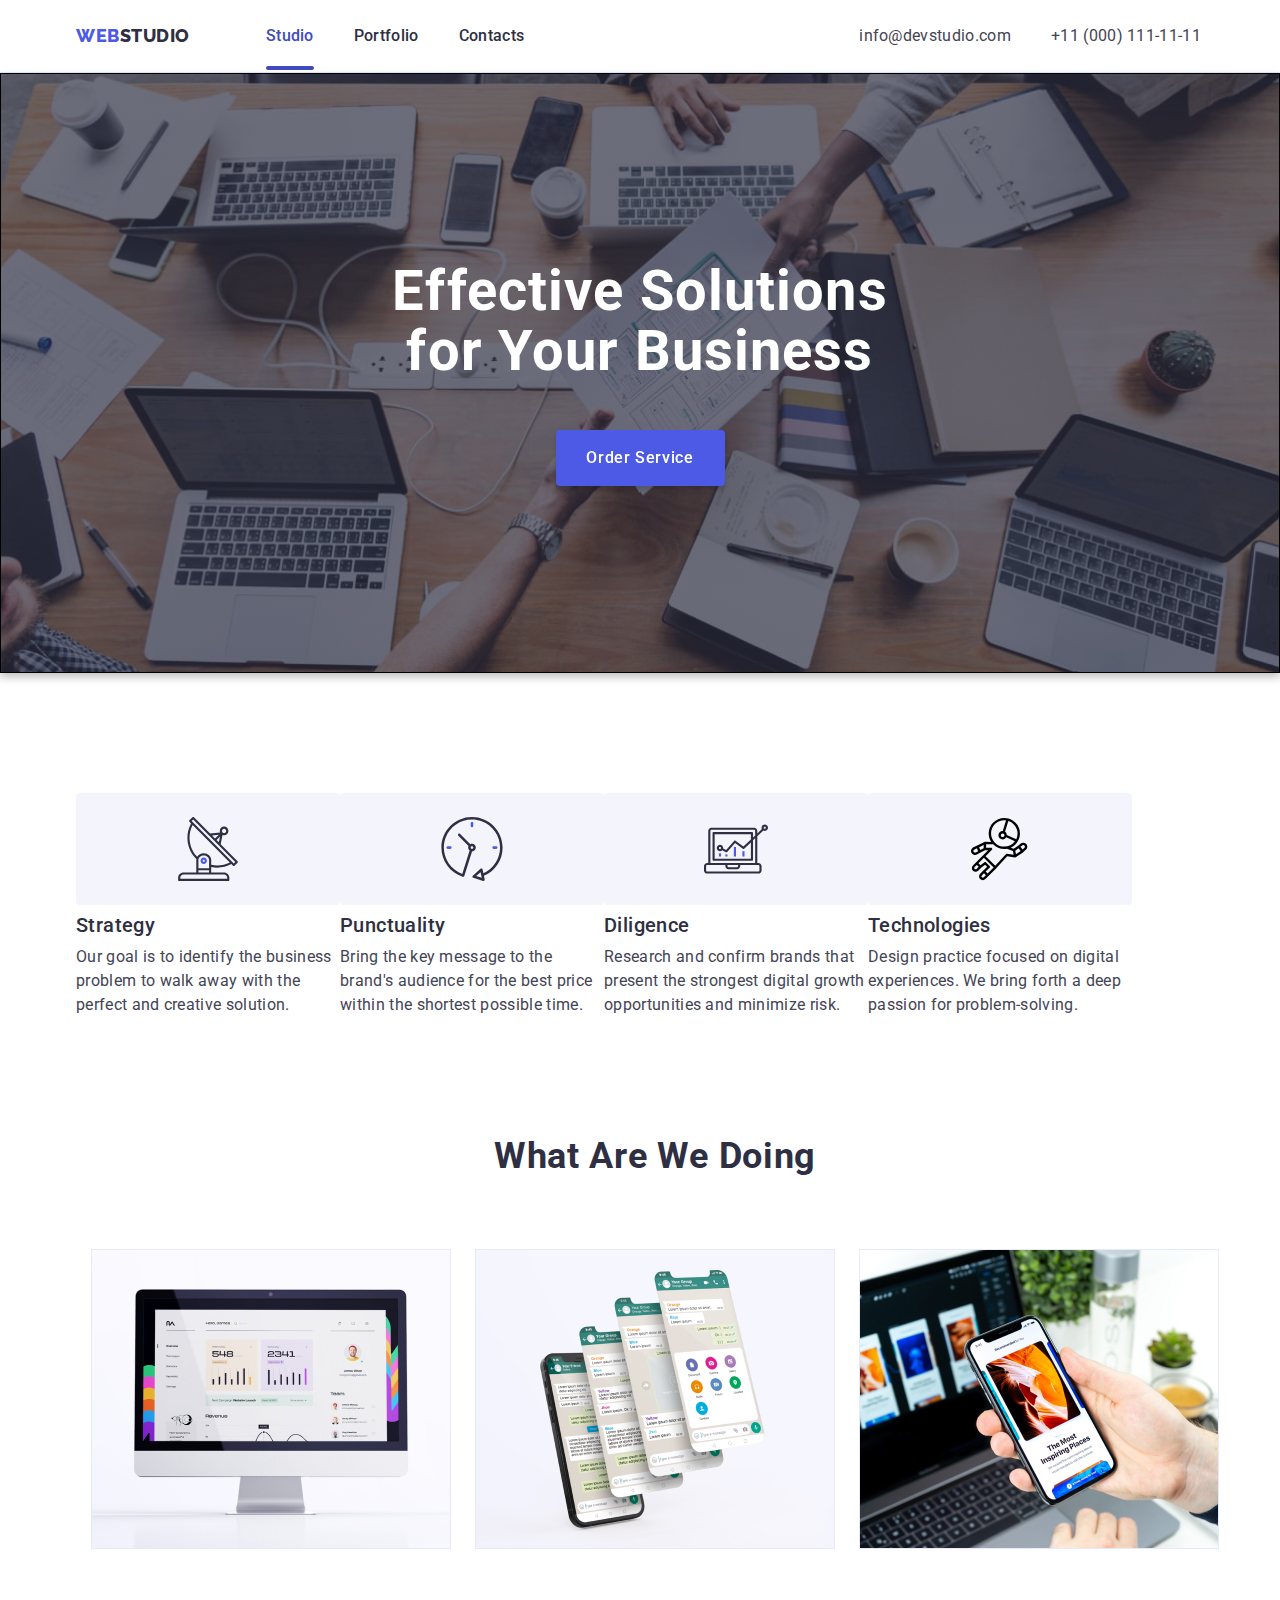
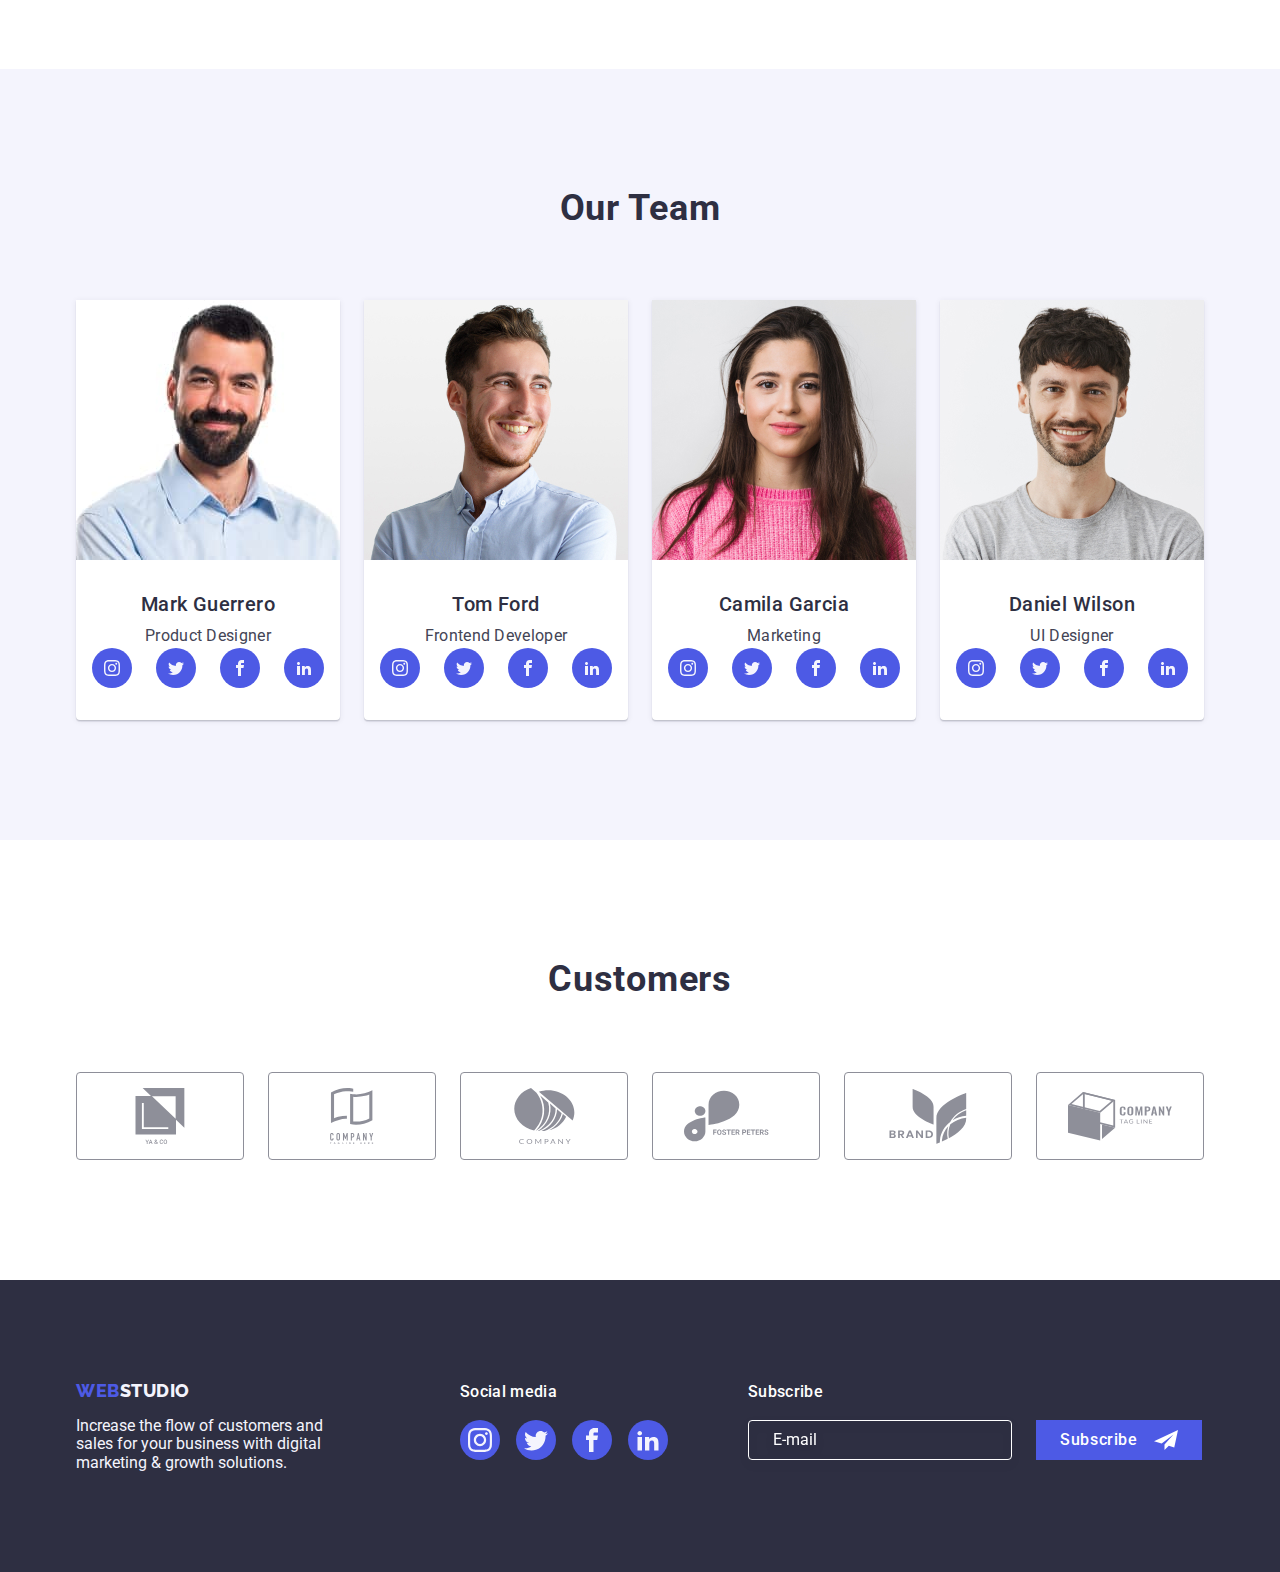
<file: index.html>
<!DOCTYPE html>
<html lang="en">
  <head>
    <meta charset="UTF-8" />
    <meta http-equiv="X-UA-Compatible" content="IE=edge" />
    <meta name="viewport" content="width=device-width, initial-scale=1.0" />
    <title>Document</title>
    <link rel="preconnect" href="https://fonts.googleapis.com" />
    <link rel="preconnect" href="https://fonts.gstatic.com" crossorigin />
    <link
      href="https://fonts.googleapis.com/css2?family=Raleway:wght@800&family=Roboto:wght@400;500;700;900&display=swap"
      rel="stylesheet"
    />
    <link
      rel="stylesheet"
      href="https://cdnjs.cloudflare.com/ajax/libs/modern-normalize/1.0.0/modern-normalize.min.css"
    />
    <link
      rel="stylesheet"
      href="https://cdnjs.cloudflare.com/ajax/libs/animate.css/4.1.1/animate.min.css"
    />
    <link rel="stylesheet" href="./css/styles.css" />
  </head>
  <body>
    <!--Header-->

    <header class="header-container">
      <div class="navigation-container container">
        <nav class="navigation">
          <a class="logotype link" href="./index.html">
            Web<span class="logo">Studio</span>
          </a>
          <ul class="menu list">
            <li class="menu-item">
              <a class="menu-item-link active link" href="./index.html">Studio</a>
            </li>
            <li class="menu-item">
              <a class="menu-item-link link" href="./portfolio.html"
                >Portfolio</a
              >
            </li>
            <li class="menu-item">
              <a class="menu-item-link link" href="">Contacts</a>
            </li>
          </ul>
        </nav>
        <address class="contacts">
          <ul class="contacts-item list link">
            <li class="contacts-list">
              <a
                class="contacts-list-link link"
                href="mailto:info@devstudio.com"
                >info@devstudio.com</a
              >
            </li>
            <li class="contacts-list">
              <a class="contacts-list-link link" href="tel:+110001111111"
                >+11 (000) 111-11-11</a
              >
            </li>
          </ul>
        </address>
      </div>
    </header>

    <main>
      <!--Hero-->

      <section class="hero banner">
        <div class="container-hero container">
          <h1 class="main-title">Effective Solutions for Your Business</h1>
          <button type="button" class="button-service" data-modal-open>Order Service</button>
        </div>
      </section>

      <!--Features-->

      <section class="features container">
        <div class="feateres-container container">
          <h2 hidden class="hidden">features</h2>
          <ul class="features-list list">
            <li class="features-item">
              <div class="features-icon">
                <svg class="feutures-icon-link" width="64" height="64">
                  <use href="./images/icons.svg#icon-antenna-1"></use>
                </svg>
              </div>
              <h3 class="features-title">Strategy</h3>
              <p class="features-text">
                Our goal is to identify the business problem to walk away with
                the perfect and creative solution.
              </p>
            </li>
            <li class="features-item">
              <div class="features-icon">
                <svg class="feutures-icon-link" width="64" height="64">
                  <use href="./images/icons.svg#icon-clock-1"></use>
                </svg>
              </div>
              <h3 class="features-title">Punctuality</h3>
              <p class="features-text">
                Bring the key message to the brand's audience for the best price
                within the shortest possible time.
              </p>
            </li>
            <li class="features-item">
              <div class="features-icon">
                <svg class="feutures-icon-link" width="64" height="64">
                  <use href="./images/icons.svg#icon-diagram-1"></use>
                </svg>
              </div>
              <h3 class="features-title">Diligence</h3>
              <p class="features-text">
                Research and confirm brands that present the strongest digital
                growth opportunities and minimize risk.
              </p>
            </li>
            <li class="features-item">
              <div class="features-icon">
                <svg class="feutures-icon-link" width="64" height="64">
                  <use href="./images/icons.svg#icon-Group"></use>
                </svg>
              </div>
              <h3 class="features-title">Technologies</h3>
              <p class="features-text">
                Design practice focused on digital experiences. We bring forth a
                deep passion for problem-solving.
              </p>
            </li>
          </ul>
        </div>
      </section>

      <!--Our works-->

      <section class="work container">
        <div class="work-container container">
          <h2 class="section-title">What are we doing</h2>
          <ul class="work-list list">
            <li class="work-item">
              <img
                class="pic"
                src="./images/img1.jpg"
                alt="computer monitor"
                width="360"
              />
            </li>
            <li class="work-item">
              <img
                class="pic"
                src="./images/img2.jpg"
                alt="phone screen"
                width="360"
              />
            </li>
            <li class="work-item">
              <img
                class="pic"
                src="./images/img3.jpg"
                alt="phone screen and computer
          monitor,there is an inscription on the phone-the most inspiring
          placis"
                width="360"
              />
            </li>
          </ul>
        </div>
      </section>

      <!--Our team-->

      <section class="team">
        <div class="team-container container">
          <h2 class="section-title">Our Team</h2>
          <ul class="team-list list conteiner">
            <li class="team-list-item">
              <img
                class="image-team"
                src="./images/img.jpg"
                alt="Mark Guerrero"
                width="264"
              />
              <div class="social-container">
                <h3 class="subject">Mark Guerrero</h3>
                <p class="position">Product Designer</p>

                <ul class="social-list">
                  <li class="social-item list">
                    <a href="" class="social-icon">
                      <svg class="icon" width="16" height="16">
                        <use
                          href="./images/icons.svg#icon-instagram"
                        ></use>
                      </svg>
                    </a>
                  </li>
                  <li class="social-item list">
                    <a href="" class="social-icon">
                      <svg class="icon" width="16" height="16">
                        <use
                          class="social-icon"
                          href="./images/icons.svg#icon-twitter"
                        ></use>
                      </svg>
                    </a>
                  </li>
                  <li class="social-item list">
                    <a href="" class="social-icon">
                      <svg class="icon" width="16" height="16">
                        <use
                          class="social-icon"
                          href="./images/icons.svg#icon-facebook"
                        ></use>
                      </svg>
                    </a>
                  </li>
                  <li class="social-item list">
                    <a href="" class="social-icon">
                      <svg class="icon" width="16" height="16">
                        <use
                          class="social-icon"
                          href="./images/icons.svg#icon-linkedin2"
                        ></use>
                      </svg>
                    </a>
                  </li>
                </ul>
              </div>
            </li>
            <li class="team-list-item">
              
                <img
                  class="image-team"
                  src="./images/img(1).jpg"
                  alt="Tom Ford"
                  width="264"
                />
                <div class="social-container">
                  <h3 class="subject">Tom Ford</h3>
                  <p class="position">Frontend Developer</p>
               

                <ul class="social-list">
                  <li class="social-item list">
                    <a href="" class="social-icon">
                      <svg class="icon" width="16" height="16">
                        <use
                          class="social-icon"
                          href="./images/icons.svg#icon-instagram"
                        ></use>
                      </svg>
                    </a>
                  </li>
                  <li class="social-item list">
                    <a href="" class="social-icon">
                      <svg class="icon" width="16" height="16">
                        <use
                          class="social-icon"
                          href="./images/icons.svg#icon-twitter"
                        ></use>
                      </svg>
                    </a>
                  </li>
                  <li class="social-item list">
                    <a href class="social-icon">
                      <svg class="icon" width="16" height="16">
                        <use
                          class="social-icon"
                          href="./images/icons.svg#icon-facebook"
                        ></use>
                      </svg>
                    </a>
                  </li>
                  <li class="social-item list">
                    <a href="" class="social-icon">
                      <svg class="icon" width="16" height="16">
                        <use
                          class="social-icon"
                          href="./images/icons.svg#icon-linkedin2"
                        ></use>
                      </svg>
                    </a>
                  </li>
                </ul>
              </div>
                
                
             
            </li>
            <li class="team-list-item">
              
                <img
                  class="image-team"
                  src="./images/img(2).jpg"
                  alt="Camila Garcia"
                  width="264"
                />
                <div class="social-container">
                  <h3 class="subject">Camila Garcia</h3>
                  <p class="position">Marketing</p>
               
                <ul class="social-list">
                  <li class="social-item list">
                    <a href="" class="social-icon">
                      <svg class="icon" width="16" height="16">
                        <use
                          class="social-icon"
                          href="./images/icons.svg#icon-instagram"
                        ></use>
                      </svg>
                    </a>
                  </li>
                  <li class="social-item list">
                    <a href="" class="social-icon">
                      <svg class="icon" width="16" height="16">
                        <use
                          class="social-icon"
                          href="./images/icons.svg#icon-twitter"
                        ></use>
                      </svg>
                    </a>
                  </li>
                  <li class="social-item list">
                    <a href class="social-icon">
                      <svg class="icon" width="16" height="16">
                        <use
                          class="social-icon"
                          href="./images/icons.svg#icon-facebook"
                        ></use>
                      </svg>
                    </a>
                  </li>
                  <li class="social-item list">
                    <a href="" class="social-icon">
                      <svg class="icon" width="16" height="16">
                        <use
                          class="social-icon"
                          href="./images/icons.svg#icon-linkedin2"
                        ></use>
                      </svg>
                    </a>
                  </li>
                </ul>
              </div>
                
              
            </li>
            <li class="team-list-item">
             
                <img
                  class="image-team"
                  src="./images/img(3).jpg"
                  alt="Daniel Wilson"
                  width="264"
                />
                 <div class="social-container">
                  <h3 class="subject">Daniel Wilson</h3>
                  <p class="position">UI Designer</p>
                

                <ul class="social-list">
                  <li class="social-item list">
                    <a href="" class="social-icon">
                      <svg class="icon" width="16" height="16">
                        <use
                          class="social-icon"
                          href="./images/icons.svg#icon-instagram"
                        ></use>
                      </svg>
                    </a>
                  </li>
                  <li class="social-item list">
                    <a href="" class="social-icon">
                      <svg class="icon" width="16" height="16">
                        <use
                          class="social-icon"
                          href="./images/icons.svg#icon-twitter"
                        ></use>
                      </svg>
                    </a>
                  </li>
                  <li class="social-item list">
                    <a href class="social-icon">
                      <svg class="icon" width="16" height="16">
                        <use
                          class="social-icon"
                          href="./images/icons.svg#icon-facebook"
                        ></use>
                      </svg>
                    </a>
                  </li>
                  <li class="social-item list">
                    <a href="" class="social-icon">
                      <svg class="icon" width="16" height="16">
                        <use
                          class="social-icon"
                          href="./images/icons.svg#icon-linkedin2"
                        ></use>
                      </svg>
                    </a>
                  </li>
                </ul>
              </div>
            </li>
          </ul>
        </div>
      </section>
      <!--Customers-->
      <section class="customers">
        <div class="customers-container container">
          <h2 class="section-title">Customers</h2>
          <ul class="customers-list">
            <li class="customers-item list">
              <a href="" class="customers-icon-list link">
                <svg width="104" height="56" class="customers-icon">
                  <use href="./images/icons.svg#icon-group-1"></use>
                </svg>
              </a>
            </li>
            <li class="customers-item list">
              <a href="" class="customers-icon-list link">
                <svg width="104" height="56" class="customers-icon">
                  <use href="./images/icons.svg#icon-group-2"></use>
                </svg>
              </a>
            </li>
            <li class="customers-item list">
              <a href="" class="customers-icon-list link">
                <svg width="104" height="56" class="customers-icon">
                  <use href="./images/icons.svg#icon-group-3"></use>
                </svg>
              </a>
            </li>
            <li class="customers-item list">
              <a href="" class="customers-icon-list link">
                <svg width="104" height="56" class="customers-icon">
                  <use href="./images/icons.svg#icon-group-6"></use>
                </svg>
              </a>
            </li>
            <li class="customers-item list">
              <a href="" class="customers-icon-list link">
                <svg width="104" height="56" class="customers-icon">
                  <use href="./images/icons.svg#icon-group-4"></use>
                </svg>
              </a>
            </li>
            <li class="customers-item list">
              <a href="" class="customers-icon-list link">
                <svg width="104" height="56" class="customers-icon">
                  <use href="./images/icons.svg#icon-group-5"></use>
                </svg>
              </a>
            </li>
          </ul>
        </div>
      </section>
    </main>

    <!--Footer-->
    <footer class="footer">
      <div class="footer-footer container">
        <div class="footer-container">
          <a class="logotype-footer link" href="./index.html">
            Web<span class="logotype-dark">Studio</span></a
          >
          <p class="footer-text">
            Increase the flow of customers and sales for your business with
            digital marketing & growth solutions.
          </p>
        </div>
        <div class="media">
          <p class="social-media">Social media</p>
          <ul class="media-list list">
            <li class="media-item list">
              <a href="" class="media-link link">
                <svg class="media-icon" width="24" height="24">
                  <use href="./images/icons.svg#icon-instagram"></use>
                </svg>
              </a>
            </li>
            <li class="media-item list">
              <a href="" class="media-link link">
                <svg class="media-icon" width="24" height="24">
                  <use href="./images/icons.svg#icon-twitter"></use>
                </svg>
              </a>
            </li>
            <li class="media-item list">
              <a href="" class="media-link link">
                <svg class="media-icon" width="24" height="24">
                  <use href="./images/icons.svg#icon-facebook"></use>
                </svg>
              </a>
            </li>
            <li class="media-item list">
              <a href="" class="media-link link">
                <svg class="media-icon" width="24" height="24">
                  <use href="./images/icons.svg#icon-linkedin2"></use>
                </svg>
              </a>
            </li>
          </ul>
        </div>
        <div class="email-input">
          <p class="social-media">Subscribe</p>
          <form class="form-email">
            <input type="text" class="input-email" placeholder="E-mail">
              <button  type="submit" class="button-subscribe">Subscribe
              <svg class="button-sabscribe-icon" width="24" height="24">
                <use href="./images/icons.svg#icon-telegram"></use>
              </svg>
            </button>
          </form>
        </div>
      </div>
    </footer> 
   
   <!--Modal Window-->

    <div class="backdrop is-hidden" data-modal data-backdrop>
      <div class="modal">
        <p class="modal-text">
        Leave your contacts and we will call you back
        </p>
        <form class="form"><label class="form-group">
          <span class="form-group-text">Name</span>
          <span class="input-container">
            <input type="text" class="form-group-input" id="Name">
              <svg class="form-group-icon" width="18" height="18">
                <use href="./images/icons.svg#icon-person"></use>
              </svg>
            </input>
          </span>
        </label>
        <label class="form-group">
          <span class="form-group-text">Phone</span>
          <span class="input-container">
            <input type="text" class="form-group-input" id="Phone">
          <svg class="form-group-icon" width="18" height="18">
            <use href="./images/icons.svg#icon-phone-black"></use>
          </svg>
        </span>
          
        </label>
         <label class="form-group">
          <span class="form-group-text">Email</span>
          <span class="input-container">
            <input type="text" class="form-group-input" id="Email">
          <svg class="form-group-icon" width="18" height="18">
            <use href="./images/icons.svg#icon-email-black"></use>
          </svg></span>
          
        </label>
         <label  for="comment" class="form-group">
          <span class="form-group-text">Comment</span>
          <!-- <textarea 
          name="comment" 
          id="comment-text"
          placeholder="Text input">
        </textarea> -->
          <input type="text" class="form-group-input input-text"  placeholder="Text input">
          
        </label>
        <label class="checkbox-privasy">
            <input type="checkbox" class="checkbox-input" />
            <span class="checkbox-tick">
              <svg width="10" height="8" class="checkbox-icon">
                <use href="./images/icons.svg#icon-vector"></use>
              </svg>
            </span>
            <span class="checkbox-text">I accept the terms and conditions of the
              <a href="" class="checkbox-link">Privacy Policy</a>
            </span>
          </label>
         <button type="submit" class="button-send">Send</button>
        </form>
        <button type="button" class="close-button"  data-modal-close >
         <svg class="close-modal" width="8" height="8">
           <use href="./images/icons.svg#icon-close"></use>
         </svg>
       </button>
     </div>
    </div>
 <script src="./js/modal.js"></script>
  </body>
</html>
</file>
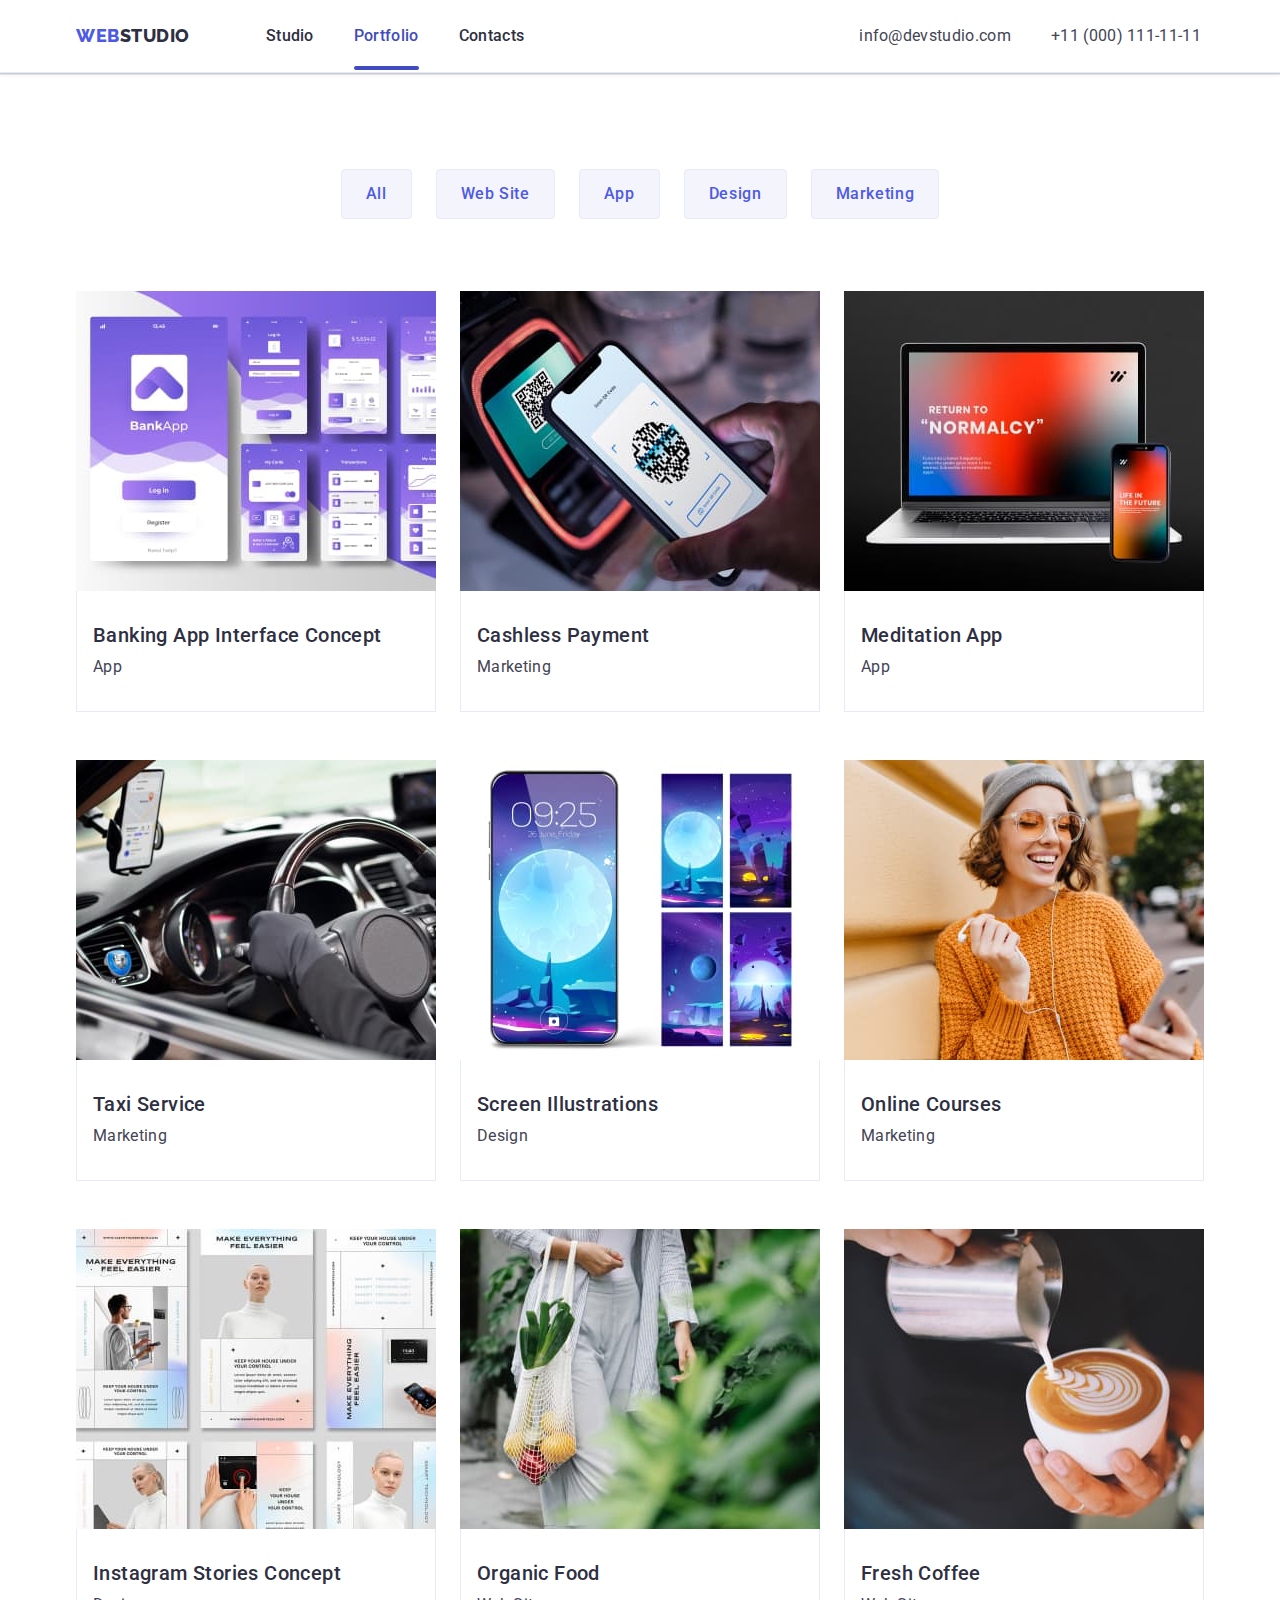
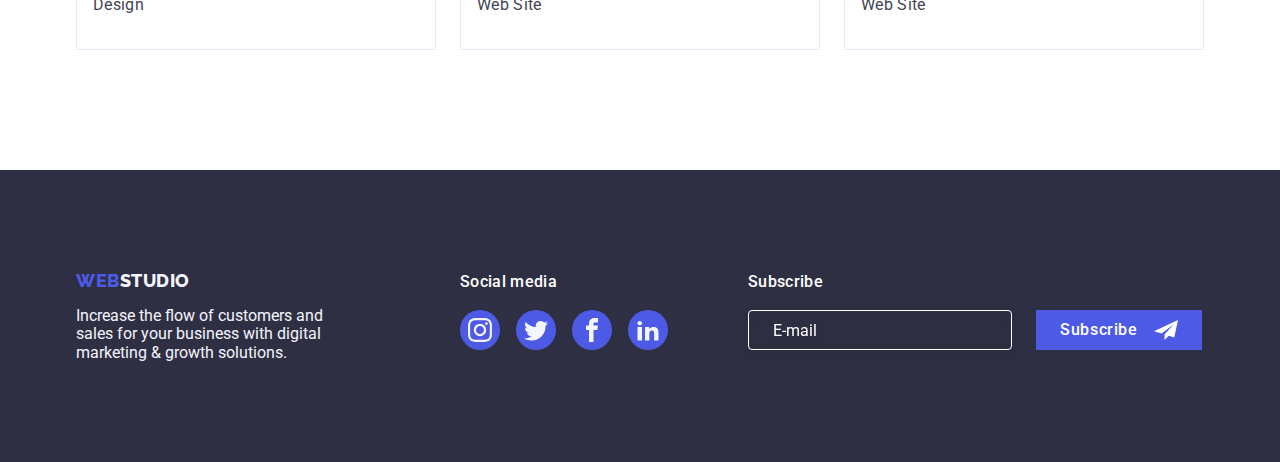
<file: portfolio.html>
<!DOCTYPE html>
<html lang="en">
  <head>
    <meta charset="UTF-8" />
    <meta http-equiv="X-UA-Compatible" content="IE=edge" />
    <meta name="viewport" content="width=device-width, initial-scale=1.0" />
    <title>Document</title>
    <link rel="preconnect" href="https://fonts.googleapis.com" />
    <link rel="preconnect" href="https://fonts.gstatic.com" crossorigin />
    <link
      href="https://fonts.googleapis.com/css2?family=Raleway:wght@800&family=Roboto:wght@400;500;700;900&display=swap"
      rel="stylesheet"
    />
    <link
      rel="stylesheet"
      href="https://cdnjs.cloudflare.com/ajax/libs/modern-normalize/1.0.0/modern-normalize.min.css"
    />
    <link rel="stylesheet" href="./css/styles.css" />
  </head>

  <body>
    <!--Header-->
    <header class="header-container">
      <div class="navigation-container container">
        <nav class="navigation">
          <a class="logotype link" href="./index.html">
            Web<span class="logo">Studio</span>
          </a>
          <ul class="menu list">
            <li class="menu-item">
              <a class="menu-item-link link" href="./index.html">Studio</a>
            </li>
            <li class="menu-item">
              <a class="menu-item-link link active" href="./portfolio.html"
                >Portfolio</a
              >
            </li>
            <li class="menu-item">
              <a class="menu-item-link link" href="">Contacts</a>
            </li>
          </ul>
        </nav>
        <address class="contacts">
          <ul class="contacts-item list link">
            <li class="contacts-list">
              <a
                class="contacts-list-link link"
                href="mailto:info@devstudio.com"
                >info@devstudio.com</a
              >
            </li>
            <li class="contacts-list">
              <a class="contacts-list-link link" href="tel:+110001111111"
                >+11 (000) 111-11-11</a
              >
            </li>
          </ul>
        </address>
      </div>
    </header>

    <!--Filters-->

    <main>
      <section class="main-portfolio">
        <div class="container-portfolio container">
          <h1 hidden>Portfolio</h1>
          <ul class="filters-link link list">
            <li class="filters-list">
              <button type="button" class="filters-button">All</button>
            </li>

            <li class="filters-list">
              <button type="button" class="filters-button">Web Site</button>
            </li>

            <li class="filters-list">
              <button type="button" class="filters-button">App</button>
            </li>
            <li class="filters-list">
              <button type="button" class="filters-button">Design</button>
            </li>
            <li class="filters-list">
              <button type="button" class="filters-button">Marketing</button>
            </li>
          </ul>
<!--Projects-->
          <ul class="projects-link-conteiner conteiner list">
            <!--Row-1-->

            <li class="projects-list">
              
              <a href="" class="projects-link link"
                >
                <div class="overlay">
                  <img
                  class="projects-pic"
                  src="./images/img01.jpg"
                  alt="many phone screens with a bank interface"
                  width="360"
                /><p class="overlay-text" >14 Stylish and User-Friendly App Design Concepts · Task Manager App · Calorie Tracker App · Exotic Fruit Ecommerce App · Cloud Storage App</p>
                </div>
                
                <div class="description">
                  <h2 class="projects-title">Banking App Interface Concept</h2>
                  <p class="projects-item">App</p>
                </div>
              </a>
            </li>
            <li class="projects-list">
              <a href="" class="projects-link link"
                > <div class="overlay"><img
                  class="projects-pic"
                  src="./images/img10.jpg"
                  alt="reading the qr code from one smartphone to another"
                  width="360"
                />
                <p class="overlay-text" >14 Stylish and User-Friendly App Design Concepts · Task Manager App · Calorie Tracker App · Exotic Fruit Ecommerce App · Cloud Storage App</p></div>
                
                <div class="description">
                  <h2 class="projects-title">Cashless Payment</h2>
                  <p class="projects-item">Marketing</p>
                </div>
              </a>
            </li>
            <li class="projects-list">
              <a href="" class="projects-link link"
                >
                <div class="overlay">    <img
                  class="projects-pic"
                  src="./images/img11.jpg"
                  alt="laptop monitor with the inscription-return to normalcy, smartphone screen with the inscription-life in the future"
                  width="360"
                />
                <p class="overlay-text" >14 Stylish and User-Friendly App Design Concepts · Task Manager App · Calorie Tracker App · Exotic Fruit Ecommerce App · Cloud Storage App</p></div>
    
                <div class="description">
                  <h2 class="projects-title">Meditation App</h2>
                  <p class="projects-item">App</p>
                </div>
              </a>
            </li>

            <!--Row-2-->

            <li class="projects-list">
              <a href="" class="projects-link link"
                >
                <div class="overlay"><img
                  class="projects-pic"
                  src="./images/img02.jpg"
                  alt="hands on the steering wheel of the car"
                  width="360"
                />
                <p class="overlay-text" >14 Stylish and User-Friendly App Design Concepts · Task Manager App · Calorie Tracker App · Exotic Fruit Ecommerce App · Cloud Storage App</p></div>
                
                <div class="description">
                  <h2 class="projects-title">Taxi Service</h2>
                  <p class="projects-item">Marketing</p>
                </div>
              </a>
            </li>
            <li class="projects-list">
              <a href="" class="projects-link link"
                >
                <div class="overlay"><img
                  class="projects-pic"
                  src="./images/img12.jpg"
                  alt="slide show screensaver phone"
                  width="360"
                />
                <p class="overlay-text">14 Stylish and User-Friendly App Design Concepts · Task Manager App · Calorie Tracker App · Exotic Fruit Ecommerce App · Cloud Storage App</p></div>
                
                <div class="description">
                  <h2 class="projects-title">Screen Illustrations</h2>
                  <p class="projects-item">Design</p>
                </div>
              </a>
            </li>
            <li class="projects-list">
              <a href="" class="projects-link link"
                >
                <div class="overlay"><img
                  class="projects-pic"
                  src="./images/img13.jpg"
                  alt="cheerful girl"
                  width="360"
                />
                <p class="overlay-text">14 Stylish and User-Friendly App Design Concepts · Task Manager App · Calorie Tracker App · Exotic Fruit Ecommerce App · Cloud Storage App</p></div>
                
                <div class="description">
                  <h2 class="projects-title">Online Courses</h2>
                  <p class="projects-item">Marketing</p>
                </div>
              </a>
            </li>

            <!--Row-3-->

            <li class="projects-list">
              <a href="" class="projects-link link"
                >
                <div class="overlay"><img
                  class="projects-pic"
                  src="./images/img4.jpg"
                  alt="collage of photos from Instagram"
                  width="360"
                />
                <p class="overlay-text" >14 Stylish and User-Friendly App Design Concepts · Task Manager App · Calorie Tracker App · Exotic Fruit Ecommerce App · Cloud Storage App</p></div>
                
                <div class="description">
                  <h2 class="projects-title">Instagram Stories Concept</h2>
                  <p class="projects-item">Design</p>
                </div>
              </a>
            </li>
            <li class="projects-list">
              <a href="" class="projects-link link"
                >
                <div class="overlay">
                  <img
                  class="projects-pic"
                  src="./images/img5.jpg"
                  alt="the girl has a bag of vegetables"
                  width="360"
                />
                <p class="overlay-text" >14 Stylish and User-Friendly App Design Concepts · Task Manager App · Calorie Tracker App · Exotic Fruit Ecommerce App · Cloud Storage App</p></div>
                
                <div class="description">
                  <h2 class="projects-title">Organic Food</h2>
                  <p class="projects-item">Web Site</p>
                </div>
              </a>
            </li>
            <li class="projects-list">
              <a href="" class="projects-link link"
                >
                <div class="overlay"><img
                  class="projects-pic"
                  src="./images/img6.jpg"
                  alt="making coffee"
                  width="360"
                />
                <p class="overlay-text">14 Stylish and User-Friendly App Design Concepts · Task Manager App · Calorie Tracker App · Exotic Fruit Ecommerce App · Cloud Storage App</p></div>
                
                <div class="description">
                  <h2 class="projects-title">Fresh Coffee</h2>
                  <p class="projects-item">Web Site</p>
                </div>
              </a>
            </li>
          </ul>
        </div>
      </section>
    </main>

    <!--Footer-->
    <footer class="footer">
      <div class="footer-footer container">
        <div class="footer-container">
          <a class="logotype-footer link" href="./index.html">
            Web<span class="logotype-dark">Studio</span></a
          >
          <p class="footer-text">
            Increase the flow of customers and sales for your business with
            digital marketing & growth solutions.
          </p>
        </div>
        <div class="media">
          <p class="social-media">Social media</p>
          <ul class="media-list list">
            <li class="media-item list">
              <a href="" class="media-link link">
                <svg class="media-icon" width="24" height="24">
                  <use href="./images/icons.svg#icon-instagram"></use>
                </svg>
              </a>
            </li>
            <li class="media-item list">
              <a href="" class="media-link link">
                <svg class="media-icon" width="24" height="24">
                  <use href="./images/icons.svg#icon-twitter"></use>
                </svg>
              </a>
            </li>
            <li class="media-item list">
              <a href="" class="media-link link">
                <svg class="media-icon" width="24" height="24">
                  <use href="./images/icons.svg#icon-facebook"></use>
                </svg>
              </a>
            </li>
            <li class="media-item list">
              <a href="" class="media-link link">
                <svg class="media-icon" width="24" height="24">
                  <use href="./images/icons.svg#icon-linkedin2"></use>
                </svg>
              </a>
            </li>
          </ul>
        </div>
      
        <div class="email-input">
          <p class="social-media">Subscribe</p>
          <form class="form-email">
            <input type="text" class="input-email" placeholder="E-mail">
              <button  type="submit" class="button-subscribe">Subscribe
              <svg class="button-sabscribe-icon" width="24" height="24">
                <use href="./images/icons.svg#icon-telegram"></use>
              </svg>
            </button>
          </form>
        </div>
      
      </div>
    </footer>
  </body>
</html>
</file>
<file: css/styles.css>
:root {
  --brend-background-color: #ffffff;
  --button-background-color: #f4f4fd;
  --brend-color: #2e2f42;
  --logo-color: #4d5ae5;
  --second-color: #434455;
  --brend-color-border: #e7e9fc;
  --border-color: #8e8f99;
}

.list {
  list-style: none;
}
.link {
  text-decoration: none;
  color: inherit;
}

p,
h1,
h2,
h3,
h4,
h5,
h6 {
  margin: 0;
}

ul,
ol {
  margin: 0;
  padding: 0;
}
img {
  display: block;
}
body {
  font-family: "Roboto", sans-serif;
  font-weight: 400;
  font-size: 16px;
  color: #434455;
  background-color: var(--brend-background-color);

}

.container {
  width: 1158px;
  margin: 0 auto;
  padding: 0 15px 0 15px;
  /* padding-left: 15px та padding-right: 15px */
}
/* Header*/
.header-container {
  border-bottom: 1px solid #e7e9fc;
  box-shadow: 0px 2px 1px rgba(46, 47, 66, 0.08),
    0px 1px 1px rgba(46, 47, 66, 0.16), 0px 1px 6px rgba(46, 47, 66, 0.08);
}
.navigation-container {
  display: flex;
  height: 72px;
  padding: 0 15px 0 15px;
  margin: 0 auto;
}
.navigation {
  display: flex;
  align-items: center;
  margin-right: 332px;
}
.logotype {
  font-family: "Raleway", sans-serif;
  font-weight: 800;
  font-size: 18px;
  line-height: 1.17;
  letter-spacing: 0.03em;
  text-transform: uppercase;
  color: var(--logo-color);
  display: inline-block;
  margin-right: 76px;
  padding-top: 24px;
  padding-bottom: 24px;
}

.logo {
  color: var(--brend-color);
}

.menu {
  display: flex;
  margin: 24px 0;
}

.menu-item {
  margin-right: 40px;
}

.menu-item:last-child {
  margin-right: 0;
}

.menu-list {
  font-style: normal;
  display: flex;
  margin: 0 auto;
}

.menu-item-link {
  font-weight: 500;
  font-size: 16px;
  line-height: 1.5;
  letter-spacing: 0.02em;
  color: var(--brend-color);
  margin: 24px 0;
  padding: 24px 0;
  position: relative;
  transition: color 250ms cubic-bezier(0.4, 0, 0.2, 1);
  
  
}

.menu-item-link.active::after{ 
  content:"";
  position: absolute;
width: 100%;
height: 4px;
left: 0;
/* top: 64px; */
bottom: -1px;
background: #404bbf;
border-radius: 2px;
}

.menu-item-link:hover,
.menu-item-link:focus {
  color: #404bbf;
}

.menu-item-link.active {
   color: #404bbf;
}
.contacts {
  font-style: normal;
  font-size: 16px;
  line-height: 1.5;
  letter-spacing: 0.02em;
  color: var(--second-color);
  display: flex;
  margin: 24px auto;
}
.contacts-item {
  display: flex;
  margin-left: 0;
}

.contacts-item:last-child {
  margin-right: 0;
}
.contacts-list {
  margin-right: 40px;
}
.contacts-list:last-child {
  margin-right: 0;
}
.contacts-list-link {
  color: var(--second-color);
  transition: color 250ms cubic-bezier(0.4, 0, 0.2, 1);
}

.contacts-list-link:hover,
.contacts-list-link:focus {
  color: #404bbf;
}

/* Hero */

.hero {
  background-color: #2e2f42;
  border: 1px solid #000000;
  padding: 188px 0;
}
.banner {
  max-width: 1440px;
  height: 600px;
  background-image: linear-gradient(
      rgba(46, 47, 66, 0.7),
      rgba(46, 47, 66, 0.7)
    ),
    url("../images/people-office.jpg");
  filter: drop-shadow(0px 4px 4px rgba(0, 0, 0, 0.25));
  margin: 0 auto;
  border: 1px solid #000000;
  background-repeat: no-repeat;
  background-position: center;
  background-size: cover;
}

.main-title {
  font-weight: 700;
  font-size: 56px;
  line-height: 1.07;
  letter-spacing: 0.02em;
  text-align: center;
  color: #ffffff;
  max-width: 496px;
  /* margin: 0 auto 48px; */
  margin: 0 auto;
  margin-bottom: 48px;
}
.button-service {
font-family: inherit;
  font-weight: 500;
  font-size: 16px;
  line-height: 1.5;
  letter-spacing: 0.04em;
  box-shadow: 0px 4px 4px rgba(0, 0, 0, 0.15);
  border-radius: 4px;
  background: #4d5ae5;
  color: #ffffff;
  border: none;
  cursor: pointer;
  display: block;
  align-items: center;
  min-width: 169px;
  height: 56px;
  margin: 0 auto;
  transition: background-color 250ms cubic-bezier(0.4, 0, 0.2, 1);
}
.button-service:focus {
  background-color: #404bbf;
}

/* Features */

.features {
  padding: 120px 0;
}

.features-list {
  display: flex;
}
.features-title {
  font-weight: 500;
  font-size: 20px;
  line-height: 1.2;
  letter-spacing: 0.02em;
  color: var(--brend-color);
  margin-bottom: 8px;
}
.features-icon {
  display: flex;
  align-items: center;
  justify-content: center;
  height: 112px;
  background-color: #f4f4fd;
  border-radius: 4px;
  margin-bottom: 8px;
  
}

.features-item {
  width: calc((100% - 72px) / 4);
 gap: 24px;
}
.features-title {
  font-weight: 500;
  font-size: 20px;
  line-height: 1.2;
  letter-spacing: 0.02em;
  color: var(--brend-color);
  margin-bottom: 8px;
}
/* .features-item::before {
  display: block;
  content: "";
  height: 112px;
  background-repeat: no-repeat;
  background-size: contain;
  background-position: center;
  background-color: #f4f4fd;
  border-radius: 4px;
} */

.features-text {
  line-height: 1.5;
  letter-spacing: 0.02em;
  color: #434455;
}


/*Our works*/


.work {
  padding-bottom: 120px;
}

.section-title {
  font-weight: 700;
  font-size: 36px;
  line-height: 1.1;
  letter-spacing: 0.02em;
  text-transform: capitalize;
  text-align: center;
  color: var(--brend-color);
}
.work-list {
  display: flex;
}
.work-item {
  margin-right: 24px;
  width: calc((100% - 48px) / 3);
}
.work-item:last-child {
  margin-right: 0;
}
.pic {
}


/* Our team*/



.team {
  background: #f4f4fd;
  padding: 120px 0;
}
.section-title {
  margin-bottom: 72px;
}
.team-list {
  display: flex;
  gap: 24px;
}

.team-list-item {
  background: var(--brend-background-color);
  width: calc((100%-72px) / 4);
  border-radius: 0px 0px 4px 4px;
  /* border-top-left-radius: 0px; border-top-right-radius: 0px ; border-top-right-radius: 4px; border-bottom-left-radius:4px; */
box-shadow: 0px 1px 6px rgba(46, 47, 66, 0.08), 0px 1px 1px rgba(46, 47, 66, 0.16), 0px 2px 1px rgba(46, 47, 66, 0.08); 
}
.worker {
  padding: 32px 16px;
}
.subject {
  font-weight: 500;
  font-size: 20px;
  line-height: 1.2;
  letter-spacing: 0.02em;
  color: var(--brend-color);
  text-align: center;
  margin-bottom: 8px;
}
.position {
  line-height: 1.5;
  letter-spacing: 0.02em;
  color: #434455;
  text-align: center;
}
.social-container{
 padding: 32px 0; 
}
.social-icon {
  display: flex;
  align-items: center;
  justify-content: center;
  width: 100%;
  height: 100%;
  background-color: var(--logo-color);
  border-radius: 50%;
  transition: background-color 250ms cubic-bezier(0.4, 0, 0.2, 1);;
  
}
.social-icon:hover,
.social-icon:focus{
  background-color: #404bbf
}
.icon {
  fill: var(--button-background-color);
  transition: background-color 250ms cubic-bezier(0.4, 0, 0.2, 1);
}
.social-list {
  display: flex;
  justify-content: center;
  gap: 24px;
  
}
.social-item {
  display: inline-block;
  width: calc((100%-72px) / 4);
  width: 40px;
  height: 40px;
  /* height: 40px;
  background-color: var(--logo-color);
  margin-right: 24px;

  border-radius: 50%; */
}
.social-item:last-child {
  margin-right: 0;
}


/* Customers */


.customers {
  padding-top: 120px;
  padding-bottom: 120px;
}

.customers-list {
  display: flex;
  gap: 24px;
}
.customers-item {
    width: calc((100% - 120px) / 6);
    height: 88px;
}
.customers-icon-list {
  width: 100%;
  height: 100%;
  display: flex;
  justify-content: center;
  align-items: center;
  border: 1px solid var(--border-color);
  border-radius: 4px;
  background-color: var(--brend-background-color);
  color: var(--border-color);
  transition: border-color 250ms cubic-bezier(0.4, 0, 0.2, 1), color 250ms cubic-bezier(0.4, 0, 0.2, 1); 
}

.customers-icon-list:hover,
.customers-icon-list:focus {
  color: #404bbf;
  
}
.customers-icon-list:hover,
.customers-icon-list:focus{
border: 1px solid #404bbf;
} 
.customers-icon {
  fill: currentColor;
  transition: border-color 250ms cubic-bezier(0.4, 0, 0.2, 1), color 250ms cubic-bezier(0.4, 0, 0.2, 1); 
}


/* Footer */


.footer {
  background: #2e2f42;
  padding: 100px 0;
}
.footer-footer {
  display: flex;
  align-items: baseline;
}
.footer-container {
  margin-right: 120px;
}

.logotype-footer {
  font-family: "Raleway", sans-serif;
  font-weight: 800;
  font-size: 18px;
  line-height: 1.17;
  letter-spacing: 0.03em;
  text-transform: uppercase;
  color: var(--logo-color);
  display: inline-block;
  margin-bottom: 16px;
}
.logotype-dark {
  color: #f4f4fd;
}
.footer-text {
  font-weight: 400;
  color: #f4f4fd;
  width: 264px;
}

.social-media {
  font-weight: 500;
  color: var(--brend-background-color);
  margin-bottom: 16px;
  line-height: 1.5;
  letter-spacing: 0.02em;
}
.media-list {
  display: flex;
  gap: 16px;
}
.media-item {
  width: 40px;
  height: 40px;
}
.media-link {
  display: flex;
  align-items: center;
  justify-content: center;
  width: 100%;
  height: 100%;
  background-color: var(--logo-color);
  border-radius: 50%;
  transition: background-color 250ms cubic-bezier(0.4, 0, 0.2, 1);
}
.media-link:hover,
.media-link:focus {
  background-color: #31d0aa;
}
.media-icon {
  fill: var(--button-background-color);
  transition: background-color 250ms cubic-bezier(0.4, 0, 0.2, 1);;
}
.email-input {
  margin-left: 80px;
  
}
.social-media {
}
.form-email {
 display: flex;
 
 }
 .input-email{
width: 264px;
height: 40px;
border: 1px solid #FFFFFF;
filter: drop-shadow(0px 4px 4px rgba(0, 0, 0, 0.15));
border-radius: 4px;
color: var(--brend-background-color);
background-color: transparent;
outline: none;
padding-left: 24px;
 }
.input-email::placeholder{
  color: var(--brend-background-color);
}
.button-subscribe {
display: flex;
flex-direction: row;
justify-content: center;
align-items: center;
padding: 8px 24px;
gap: 16px;
background-color: var(--logo-color);
color: var(--brend-background-color);
font-weight: 500;
font-size: 16px;
line-height: 1.5;
letter-spacing: 0.04em;
margin-left: 24px;
border: none;
}
.button-sabscribe-icon {
}


/* Portfolio */


.main-portfolio {
  padding-top: 96px;
  padding-bottom: 120px;
}


/* Filters */


.filters-link {
  display: flex;

  justify-content: center;
  gap: 24px;
  padding-bottom: 72px;
}
.filters-button {
  font-family: inherit;
  font-weight: 500;
  font-size: 16px;
  line-height: 1.5;
  text-align: center;
  letter-spacing: 0.04em;
  color: var(--logo-color);
  background-color: var(--button-background-color);
  border: 1px solid var(--brend-color-border);
  border-radius: 4px;
  cursor: pointer;
  display: block;
  padding: 12px 24px;
  transition:color 250ms cubic-bezier(0.4, 0, 0.2, 1), background-color 250ms cubic-bezier(0.4, 0, 0.2, 1), border-color 250ms cubic-bezier(0.4, 0, 0.2, 1), box-shadow 250ms cubic-bezier(0.4, 0, 0.2, 1);
}
.filters-button:hover,
.filters-button:focus {
  color: #ffffff;
  background: #404bbf;
  border: 1px solid transparent;
  box-shadow: 0px 3px 1px rgba(0, 0, 0, 0.1), 0px 2px 1px rgba(0, 0, 0, 0.08),
    0px 2px 2px rgba(0, 0, 0, 0.12);
}
.projects-link-conteiner {
  display: flex;
  flex-wrap: wrap;
  column-gap: 24px;
  row-gap: 48px;
}
.projects-list {
  width: calc((100% - 48px) / 3);

}
.projects-list:hover .overlay-text{
  transform: translateY(0);
}
.projects-link:focus .overlay-text{
  transform: translateY(0);
}
.overlay{
 position: relative;
 overflow: hidden;  
 
}

.overlay-text{
  position: absolute;
  left: 0;
  top: 0;
  color: var(--button-background-color);
  background-color: var(--logo-color);
  line-height: 1.5;
  letter-spacing: 0.02em;
  padding: 40px 32px;
  height: 100%;
  transform: translateY(100%);
  transition: transform 250ms cubic-bezier(0.4, 0, 0.2, 1);
}

.projects-title {
  font-weight: 500;
  font-size: 20px;
  line-height: 1.2;
  letter-spacing: 0.02em;
  color: var(--brend-color);
  margin-bottom: 8px;
}
.projects-link {
  display: block;
  position: relative;
  transition: box-shadow 250ms cubic-bezier(0.4, 0, 0.2, 1); 
}

.projects-link:hover .overllay-text{
  transform: translateY(0%);
}
.projects-link:focus {
  box-shadow: 0px 1px 6px rgba(46, 47, 66, 0.08),
    0px 1px 1px rgba(46, 47, 66, 0.16), 0px 2px 1px rgba(46, 47, 66, 0.08);

}


.projects-item {
  font-size: 16px;
  line-height: 1.5;
  letter-spacing: 0.02em;
  color: var(--second-color);
}
.description {
  padding: 32px 16px;
  border: 1px solid #e7e9fc;
  border-top: none;
}


/* Modal Window */

.backdrop{
  position: fixed;
  width: 100%;
  height: 100%;
  top: 0;
  left: 0;
  background-color: rgb(46, 47, 66, 0.4);
  transition: opacity 250ms cubic-bezier(0.4, 0, 0.2, 1), visibility 250ms cubic-bezier(0.4, 0, 0.2, 1)


}
.modal{
  width: 408px;
  min-height: 576px;
  background-color: #fcfcfc;
  box-shadow: 0px 1px 1px rgba(0, 0, 0, 0.14), 0px 1px 3px rgba(0, 0, 0, 0.12), 0px 2px 1px rgba(0, 0, 0, 0.2);
border-radius: 4px;
position: absolute;
left: 50%;
top: 50%;
transform: translate(-50%, -50%) scale(1);
transition: transform 250ms cubic-bezier(0.4, 0, 0.2, 1);

}

.close-button{
position: absolute;
display: flex;
align-items: center;
justify-content: center;
background-color:#e7e9fc;
width: 24px;
height: 24px;
border:  1px solid rgba(0, 0, 0, 0.1);
border-radius: 50%;
 padding: 0;
 margin-left: auto;
 top: 24px;
 right: 24px;
 cursor: pointer;
 transition: background-color 250ms cubic-bezier(0.4, 0, 0.2, 1), border 250ms cubic-bezier(0.4, 0, 0.2, 1); 

}
.close-button:hover{
   background-color: #404bbf; 
   border: none;
}
.close-button:focus{
 background-color: #404bbf; 
 border: none; 
}
.close-button:hover .close-modal{
fill: #ffffff
}
.close-button:focus .close-modal{
  fill: #ffffff;
}
.close-modal{
  transition: fill 250ms cubic-bezier(0.4, 0, 0.2, 1);
}

.is-hidden{
  opacity: 0;
  visibility: hidden;
  pointer-events: none;
}
.modal-text{
  
  font-weight: 500;
font-size: 16px;
line-height: 1.5;
text-align: center;
letter-spacing: 0.02em;
color: #2E2F42;
padding: 72px 24px 16px;

}
.form {

}
.form-group {
  display: block;
  padding: 0 24px 8px;
}
.form-group-text {
  display: block;
  
}
.input-container{
position: relative;
}
.form-group-input {
display: block;
width: 100%;
padding: 11px;
font-size: 12px;
line-height: 1.17;
letter-spacing: 0.04em;
border-color: rgba(46, 47, 66, 0.4);
border: 1px solid rgba(46, 47, 66, 0.4);
border-radius: 4px;
outline: none;
transition: border 250ms cubic-bezier(0.4, 0, 0.2, 1);
padding-left: 38px;

}
.input-text{
  padding-left: 16px;
  padding-bottom: 98px;
  height: 120px;
  color: #8E8F99;
}
.form-group-input:focus {
border-color: #4D5AE5;
}
.form-group-input:focus + .form-group-icon {
fill: #4D5AE5;
}
.form-group-icon {
position: absolute;
left: 16px;
top: 50%;
transform: translateY(-50%);
transition: fill 250ms cubic-bezier(0.4, 0, 0.2, 1);
}
.form-group-icon{
  color: #000000;
}
.checkbox-privasi{
 display: flex;
  align-items: center;
  cursor: pointer;
}
.checkbox-input{
  position: absolute;
  width: 1px;
  height: 1px;
  margin: -1px;
  border: 0;
  padding: 0;
  clip: rect(0 0 0 0);
  overflow: hidden;
}

.checkbox-tick{
  display: inline-flex;
  width: 16px;
  height: 16px;
  margin-left: 24px;
  background-color: transparent;
  border: 1px solid rgba(46, 47, 66, 0.4);
  border-radius: 2px;
  align-items: center;
  justify-content: center;
  margin-right: 8px;
  transition: background-color 300ms linear, border 300ms linear;
}
.checkbox-icon{
  
   fill: #fff;
  opacity: 0;
  transition: opacity 300ms ease;

}
.checkbox-input + .checkbox-tick {
  
  border: 1px solid rgba(46, 47, 66, 0.4);
}

.checkbox-input:checked + .checkbox-tick > .checkbox-icon {
  opacity: 1;
  fill: #fff;
}
.checkbox-input:checked + .checkbox-tick {
  background-color: #4074f8;
}
.checkbox-input:focus + .checkbox-tick {
  outline: 1px solid #4074f8;
 
}
.checkbox-text{

font-size: 12px;
line-height: 1.17;
letter-spacing: 0.04em;
color: #8E8F99;
}
.checkbox-link{
  color: #4d5ae5;
}
.button-send{
display: block;
align-items: center;
justify-content: center;
padding: 16px 32px;
gap: 10px;
width: 169px;
height: 56px;
left: 635px;
top: 584px;
background: #4D5AE5;
box-shadow: 0px 4px 4px rgba(0, 0, 0, 0.15);
border-radius: 4px;
color: #FFFFFF;
border: none;
cursor: pointer;
min-width: 169px;
height: 56px;
margin: 24px auto;
transition: background-color 250ms cubic-bezier(0.4, 0, 0.2, 1);
}
</file>
